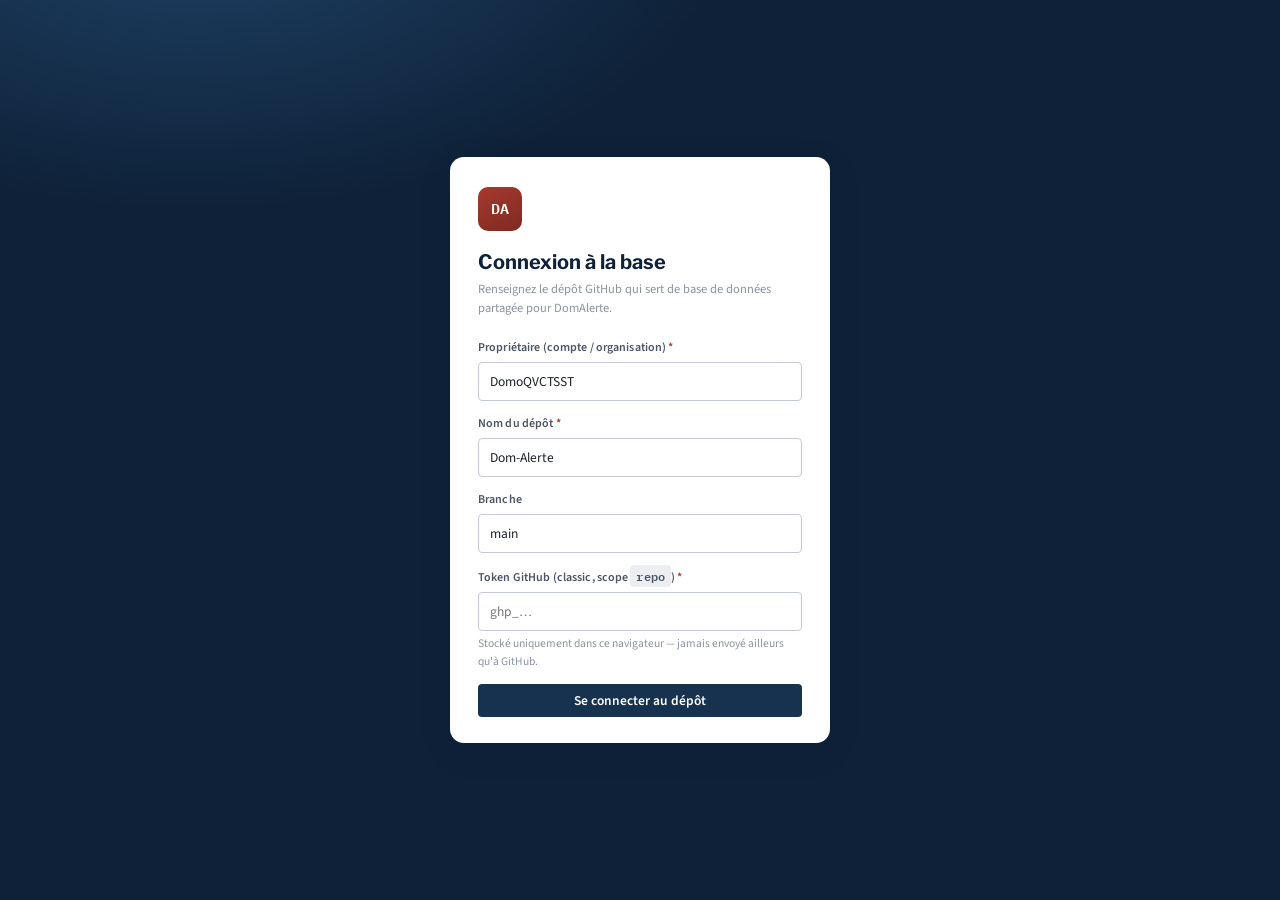
<file: index.html>
<!DOCTYPE html>
<html lang="fr">
<head>
<meta charset="UTF-8">
<meta name="viewport" content="width=device-width, initial-scale=1.0">
<title>Connexion — DomAlerte</title>
<link rel="stylesheet" href="style.css">
<style>
  body{ background:none; }
  .step{ display:none; }
  .step.active{ display:block; }
  .backlink{ font-size:12px; color:var(--ink-faint); background:none; border:none; cursor:pointer; padding:0; margin-top:14px; }
  .backlink:hover{ color:var(--navy); text-decoration:underline; }
</style>
</head>
<body>

<div class="login-wrap">
  <div class="login-card">
    <div class="login-mark">DA</div>

    <!-- Étape 1 : connexion au dépôt GitHub (une fois par appareil) -->
    <div class="step" id="stepConnect">
      <h1>Connexion à la base</h1>
      <p class="sub">Renseignez le dépôt GitHub qui sert de base de données partagée pour DomAlerte.</p>
      <div id="connectBanner"></div>
      <form id="formConnect">
        <div class="field">
          <label class="req" for="fOwner">Propriétaire (compte / organisation)</label>
          <input type="text" id="fOwner" placeholder="ex. DomoQVCTSST" value="DomoQVCTSST" required>
        </div>
        <div class="field">
          <label class="req" for="fRepo">Nom du dépôt</label>
          <input type="text" id="fRepo" placeholder="ex. Dom-Alerte" value="Dom-Alerte" required>
        </div>
        <div class="field">
          <label for="fBranch">Branche</label>
          <input type="text" id="fBranch" placeholder="main" value="main">
        </div>
        <div class="field">
          <label class="req" for="fToken">Token GitHub (classic, scope <code class="k">repo</code>)</label>
          <input type="password" id="fToken" placeholder="ghp_…" required>
          <div class="note">Stocké uniquement dans ce navigateur — jamais envoyé ailleurs qu'à GitHub.</div>
        </div>
        <button class="btn btn-primary" style="width:100%; justify-content:center;" type="submit">Se connecter au dépôt</button>
      </form>
      <button class="backlink" id="backToLogin" style="display:none;">← Déjà connecté depuis cet appareil ? Revenir à la connexion</button>
    </div>

    <!-- Étape 2a : première utilisation, création du compte admin -->
    <div class="step" id="stepBootstrap">
      <h1>Créer le compte administrateur</h1>
      <p class="sub">Aucun utilisateur n'existe encore sur ce dépôt. Créez le premier compte (administrateur).</p>
      <div id="bootstrapBanner"></div>
      <form id="formBootstrap">
        <div class="field">
          <label class="req" for="bNom">Nom complet</label>
          <input type="text" id="bNom" required>
        </div>
        <div class="field">
          <label class="req" for="bLogin">Identifiant</label>
          <input type="text" id="bLogin" placeholder="ex. l.dupont" required>
        </div>
        <div class="field">
          <label class="req" for="bPass">Mot de passe</label>
          <input type="password" id="bPass" required minlength="4">
        </div>
        <button class="btn btn-primary" style="width:100%; justify-content:center;" type="submit">Créer le compte et continuer</button>
      </form>
    </div>

    <!-- Étape 2b : connexion normale -->
    <div class="step" id="stepLogin">
      <h1>Connexion</h1>
      <p class="sub">Accédez au suivi des incidents DomAlerte.</p>
      <div id="loginBanner"></div>
      <form id="formLogin">
        <div class="field">
          <label class="req" for="lLogin">Identifiant</label>
          <input type="text" id="lLogin" required autofocus>
        </div>
        <div class="field">
          <label class="req" for="lPass">Mot de passe</label>
          <input type="password" id="lPass" required>
        </div>
        <button class="btn btn-primary" style="width:100%; justify-content:center;" type="submit">Se connecter</button>
      </form>
      <button class="backlink" id="changeRepo">← Changer de dépôt / de token</button>
    </div>
  </div>
</div>

<script src="github-db.js"></script>
<script src="auth.js"></script>
<script>
  function showStep(id){
    document.querySelectorAll('.step').forEach(s => s.classList.remove('active'));
    document.getElementById(id).classList.add('active');
  }
  function banner(elId, kind, msg){
    document.getElementById(elId).innerHTML = `<div class="banner banner-${kind}">${msg}</div>`;
  }

  async function init(){
    if (AUTH.session() && GHDB.isConfigured()){
      window.location.href = 'dashboard.html';
      return;
    }
    if (GHDB.isConfigured()){
      const c = GHDB.cfg();
      document.getElementById('fOwner').value = c.owner;
      document.getElementById('fRepo').value = c.repo;
      document.getElementById('fBranch').value = c.branch;
      document.getElementById('backToLogin').style.display = 'block';
      document.getElementById('backToLogin').onclick = () => decideStepAfterConnect();
    }
    showStep('stepConnect');
  }

  document.getElementById('formConnect').addEventListener('submit', async (e) => {
    e.preventDefault();
    const owner  = document.getElementById('fOwner').value.trim();
    const repo   = document.getElementById('fRepo').value.trim();
    const branch = document.getElementById('fBranch').value.trim() || 'main';
    const token  = document.getElementById('fToken').value.trim();
    GHDB.saveCfg({ owner, repo, branch, token });
    banner('connectBanner', 'info', 'Vérification de la connexion…');
    const test = await GHDB.testConnection();
    if (!test.ok){
      banner('connectBanner', 'error', test.error);
      return;
    }
    if (!test.private){
      banner('connectBanner', 'warn', 'Ce dépôt est <strong>public</strong> : les données DomAlerte contiennent des informations personnelles sensibles. Passez-le en privé dans les réglages GitHub avant de continuer.');
    }
    await decideStepAfterConnect();
  });

  async function decideStepAfterConnect(){
    try{
      const users = await AUTH.loadUsers();
      if (!users || users.length === 0){
        showStep('stepBootstrap');
      } else {
        showStep('stepLogin');
      }
    }catch(err){
      banner('connectBanner', 'error', 'Connecté, mais impossible de lire les utilisateurs : ' + err.message);
      showStep('stepConnect');
    }
  }

  document.getElementById('formBootstrap').addEventListener('submit', async (e) => {
    e.preventDefault();
    const nom = document.getElementById('bNom').value;
    const login = document.getElementById('bLogin').value;
    const pass = document.getElementById('bPass').value;
    banner('bootstrapBanner', 'info', 'Création du compte…');
    try{
      await AUTH.bootstrapFirstAdmin(login, nom, pass);
      const res = await AUTH.login(login, pass);
      if (res.ok){ window.location.href = 'dashboard.html'; }
      else { banner('bootstrapBanner', 'error', res.error); showStep('stepLogin'); }
    }catch(err){
      banner('bootstrapBanner', 'error', 'Échec de la création : ' + err.message);
    }
  });

  document.getElementById('formLogin').addEventListener('submit', async (e) => {
    e.preventDefault();
    const login = document.getElementById('lLogin').value;
    const pass = document.getElementById('lPass').value;
    banner('loginBanner', 'info', 'Connexion…');
    try{
      const res = await AUTH.login(login, pass);
      if (res.ok){ window.location.href = 'dashboard.html'; }
      else { banner('loginBanner', 'error', res.error); }
    }catch(err){
      banner('loginBanner', 'error', 'Erreur : ' + err.message);
    }
  });

  document.getElementById('changeRepo').addEventListener('click', () => showStep('stepConnect'));

  init();
</script>
</body>
</html>
</file>
<file: style.css>
/* ==========================================================================
   DomAlerte — Dashboard de suivi des incidents
   Design : registre institutionnel, sobre, données au premier plan.
   Palette : bleu nuit (confiance/institution) + brique sourde (alerte, usage
   restreint) sur fond gris-papier. Chiffres en monospace pour ancrer la
   lecture statistique.
   ========================================================================== */

@import url('https://fonts.googleapis.com/css2?family=Libre+Franklin:wght@400;500;600;700;800&family=Source+Sans+3:wght@400;500;600&family=IBM+Plex+Mono:wght@400;500;600&display=swap');

:root{
  --ink:            #1C222B;
  --ink-soft:       #4B5563;
  --ink-faint:      #8A93A1;
  --paper:          #F4F5F7;
  --surface:        #FFFFFF;
  --surface-sunken: #ECEEF2;
  --line:           #DCE0E6;
  --line-strong:    #C4CAD3;

  --navy:           #16324F;
  --navy-deep:      #0E2138;
  --navy-tint:      #E7EEF4;

  --brick:          #A6392E;
  --brick-tint:     #F6E7E4;
  --brick-deep:     #7E2A21;

  --moss:           #3F6B4B;
  --moss-tint:      #E5EEE7;

  --amber:          #96631A;
  --amber-tint:     #F4EADA;

  --radius-sm: 4px;
  --radius-md: 8px;
  --radius-lg: 14px;

  --shadow-card: 0 1px 2px rgba(20,26,36,.04), 0 1px 12px rgba(20,26,36,.05);
  --shadow-pop:  0 8px 30px rgba(14,33,56,.16);

  --font-display: 'Libre Franklin', 'Segoe UI', sans-serif;
  --font-body:    'Source Sans 3', 'Segoe UI', sans-serif;
  --font-mono:    'IBM Plex Mono', ui-monospace, monospace;
}

*, *::before, *::after{ box-sizing: border-box; }
html{ -webkit-text-size-adjust: 100%; }

body{
  margin: 0;
  font-family: var(--font-body);
  color: var(--ink);
  background:
    linear-gradient(180deg, var(--navy-deep) 0, var(--navy-deep) 132px, var(--paper) 132px);
  min-height: 100vh;
  font-size: 15px;
  line-height: 1.5;
}

a{ color: inherit; }

::selection{ background: var(--navy); color: #fff; }

:focus-visible{
  outline: 2.5px solid var(--brick);
  outline-offset: 2px;
  border-radius: 3px;
}

/* ---------- layout shell ---------- */

.topbar{
  height: 132px;
  display: flex;
  align-items: flex-end;
  padding: 0 clamp(16px, 4vw, 40px) 0;
  max-width: 1280px;
  margin: 0 auto;
}

.brand{
  display: flex;
  align-items: center;
  gap: 12px;
  padding-bottom: 18px;
  margin-right: auto;
}

.brand__mark{
  width: 38px; height: 38px;
  border-radius: 9px;
  background: linear-gradient(155deg, var(--brick) 0%, var(--brick-deep) 100%);
  display: flex; align-items: center; justify-content: center;
  color: #fff;
  font-family: var(--font-mono);
  font-weight: 600;
  font-size: 13px;
  letter-spacing: .02em;
  flex: none;
}

.brand__text{ color: #fff; }
.brand__eyebrow{
  display: block;
  font-family: var(--font-mono);
  font-size: 10.5px;
  letter-spacing: .14em;
  text-transform: uppercase;
  color: #A9BCCF;
  margin-bottom: 2px;
}
.brand__name{
  font-family: var(--font-display);
  font-weight: 800;
  font-size: 20px;
  letter-spacing: -0.01em;
}

.session{
  padding-bottom: 20px;
  display: flex;
  align-items: center;
  gap: 14px;
}
.session__who{
  text-align: right;
  line-height: 1.25;
}
.session__name{ color: #fff; font-weight: 600; font-size: 13.5px; }
.session__role{
  color: #A9BCCF;
  font-family: var(--font-mono);
  font-size: 10.5px;
  text-transform: uppercase;
  letter-spacing: .08em;
}
.session__logout{
  border: 1px solid rgba(255,255,255,.28);
  background: transparent;
  color: #E7EEF4;
  font-family: var(--font-body);
  font-size: 12.5px;
  font-weight: 600;
  padding: 7px 12px;
  border-radius: var(--radius-sm);
  cursor: pointer;
}
.session__logout:hover{ background: rgba(255,255,255,.08); }

nav.mainnav{
  max-width: 1280px;
  margin: 0 auto;
  padding: 0 clamp(16px, 4vw, 40px);
  display: flex;
  gap: 2px;
  transform: translateY(1px);
}
nav.mainnav a{
  text-decoration: none;
  font-size: 13.5px;
  font-weight: 600;
  color: var(--ink-soft);
  background: var(--surface);
  padding: 10px 16px;
  border-radius: var(--radius-md) var(--radius-md) 0 0;
  border: 1px solid var(--line);
  border-bottom: none;
  position: relative;
  top: 1px;
}
nav.mainnav a.active{
  color: var(--navy);
  background: var(--paper);
  border-color: var(--line);
}
nav.mainnav a:not(.active){
  background: var(--surface-sunken);
  color: var(--ink-faint);
}
nav.mainnav a:not(.active):hover{ color: var(--ink-soft); }

main.shell{
  max-width: 1280px;
  margin: 0 auto;
  padding: 28px clamp(16px, 4vw, 40px) 60px;
  border-top: 1px solid var(--line);
}

.page-head{
  display: flex;
  align-items: baseline;
  justify-content: space-between;
  gap: 16px;
  margin-bottom: 22px;
  flex-wrap: wrap;
}
.page-head h1{
  font-family: var(--font-display);
  font-weight: 800;
  font-size: 24px;
  letter-spacing: -0.01em;
  margin: 0 0 3px;
  color: var(--navy-deep);
}
.page-head p{ margin: 0; color: var(--ink-soft); font-size: 13.5px; }

/* ---------- cards / surfaces ---------- */

.card{
  background: var(--surface);
  border: 1px solid var(--line);
  border-radius: var(--radius-lg);
  box-shadow: var(--shadow-card);
}
.card__pad{ padding: 20px 22px; }
.card__head{
  display: flex;
  align-items: center;
  justify-content: space-between;
  gap: 10px;
  padding: 16px 20px;
  border-bottom: 1px solid var(--line);
}
.card__head h2{
  font-family: var(--font-display);
  font-size: 15px;
  font-weight: 700;
  margin: 0;
  color: var(--navy-deep);
}
.card__head .hint{ font-size: 12px; color: var(--ink-faint); }

/* ---------- buttons ---------- */

.btn{
  font-family: var(--font-body);
  font-weight: 600;
  font-size: 13.5px;
  padding: 9px 16px;
  border-radius: var(--radius-sm);
  border: 1px solid transparent;
  cursor: pointer;
  display: inline-flex;
  align-items: center;
  gap: 7px;
  line-height: 1;
  transition: background .12s ease, border-color .12s ease;
}
.btn-primary{ background: var(--navy); color: #fff; }
.btn-primary:hover{ background: var(--navy-deep); }
.btn-brick{ background: var(--brick); color: #fff; }
.btn-brick:hover{ background: var(--brick-deep); }
.btn-ghost{ background: transparent; border-color: var(--line-strong); color: var(--ink-soft); }
.btn-ghost:hover{ border-color: var(--navy); color: var(--navy); }
.btn-danger{ background: var(--brick-tint); color: var(--brick-deep); border-color: #E4C4BF; }
.btn-danger:hover{ background: #EFD6D2; }
.btn:disabled{ opacity: .5; cursor: not-allowed; }
.btn-sm{ padding: 6px 11px; font-size: 12.5px; }

/* ---------- forms ---------- */

label{
  display: block;
  font-size: 12px;
  font-weight: 600;
  color: var(--ink-soft);
  margin-bottom: 5px;
  letter-spacing: .01em;
}
.req::after{ content: " *"; color: var(--brick); }

input[type=text], input[type=date], input[type=password], input[type=search],
input[type=number], select, textarea{
  width: 100%;
  font-family: var(--font-body);
  font-size: 13.5px;
  color: var(--ink);
  background: var(--surface);
  border: 1px solid var(--line-strong);
  border-radius: var(--radius-sm);
  padding: 9px 11px;
}
textarea{ resize: vertical; min-height: 78px; line-height: 1.45; }
input:focus, select:focus, textarea:focus{ border-color: var(--navy); }

.field{ margin-bottom: 14px; }
.field .note{ font-size: 11.5px; color: var(--ink-faint); margin-top: 4px; }

.form-grid{
  display: grid;
  grid-template-columns: repeat(auto-fit, minmax(220px,1fr));
  gap: 14px 18px;
}
.form-grid .span-2{ grid-column: span 2; }
.form-grid .span-full{ grid-column: 1 / -1; }
@media (max-width: 640px){
  .form-grid .span-2{ grid-column: span 1; }
}

fieldset{ border: none; padding: 0; margin: 0 0 26px; }
.section-title{
  font-family: var(--font-display);
  font-weight: 700;
  font-size: 13px;
  text-transform: uppercase;
  letter-spacing: .07em;
  color: var(--navy);
  margin: 0 0 4px;
  padding-bottom: 9px;
  border-bottom: 1.5px solid var(--navy-tint);
}
.section-sub{ font-size: 12px; color: var(--ink-faint); margin: 0 0 14px; }

.toggle-yn{ display: flex; gap: 6px; }
.toggle-yn button{
  flex: 1;
  padding: 9px 6px;
  border: 1px solid var(--line-strong);
  background: var(--surface);
  color: var(--ink-soft);
  font-weight: 600;
  font-size: 12.5px;
  border-radius: var(--radius-sm);
  cursor: pointer;
}
.toggle-yn button.on-oui.active{ background: var(--brick-tint); border-color: var(--brick); color: var(--brick-deep); }
.toggle-yn button.on-non.active{ background: var(--moss-tint); border-color: var(--moss); color: var(--moss); }

/* ---------- KPI ---------- */

.kpi-row{
  display: grid;
  grid-template-columns: repeat(auto-fit, minmax(170px,1fr));
  gap: 14px;
  margin-bottom: 18px;
}
.kpi{
  background: var(--surface);
  border: 1px solid var(--line);
  border-radius: var(--radius-lg);
  padding: 16px 18px;
  box-shadow: var(--shadow-card);
  border-left: 3px solid var(--navy);
}
.kpi.is-alert{ border-left-color: var(--brick); }
.kpi.is-ok{ border-left-color: var(--moss); }
.kpi__label{
  font-size: 11px; text-transform: uppercase; letter-spacing: .07em;
  color: var(--ink-faint); font-weight: 600; margin-bottom: 8px;
}
.kpi__value{
  font-family: var(--font-mono);
  font-size: 30px;
  font-weight: 600;
  color: var(--navy-deep);
  letter-spacing: -0.01em;
}
.kpi__delta{ font-size: 12px; margin-top: 4px; color: var(--ink-soft); }

/* ---------- tables ---------- */

table.data{
  width: 100%;
  border-collapse: collapse;
  font-size: 13px;
}
table.data th{
  text-align: left;
  font-size: 11px;
  text-transform: uppercase;
  letter-spacing: .05em;
  color: var(--ink-faint);
  font-weight: 700;
  padding: 10px 12px;
  border-bottom: 1.5px solid var(--line-strong);
  white-space: nowrap;
  cursor: pointer;
  user-select: none;
}
table.data td{
  padding: 10px 12px;
  border-bottom: 1px solid var(--line);
  vertical-align: top;
}
table.data tbody tr:hover{ background: var(--surface-sunken); }
.tag{
  display: inline-block;
  font-size: 11px;
  font-weight: 600;
  padding: 2px 8px;
  border-radius: 20px;
}
.tag-oui{ background: var(--brick-tint); color: var(--brick-deep); }
.tag-non{ background: var(--surface-sunken); color: var(--ink-faint); }

/* ---------- misc ---------- */

.pillbar{ display:flex; gap:8px; flex-wrap:wrap; align-items:center; }
.grid-2{ display:grid; grid-template-columns: 1fr 1fr; gap: 18px; }
.grid-3{ display:grid; grid-template-columns: repeat(3,1fr); gap: 18px; }
@media (max-width: 900px){ .grid-2,.grid-3{ grid-template-columns: 1fr; } }

.empty{
  text-align: center;
  padding: 46px 20px;
  color: var(--ink-faint);
}
.empty strong{ display:block; color: var(--ink-soft); font-size: 14px; margin-bottom: 4px; }

.banner{
  border-radius: var(--radius-md);
  padding: 12px 15px;
  font-size: 13px;
  margin-bottom: 16px;
  border: 1px solid transparent;
  display:flex; align-items:flex-start; gap:9px;
}
.banner-info{ background: var(--navy-tint); color: var(--navy-deep); border-color: #CFE0EE; }
.banner-warn{ background: var(--amber-tint); color: var(--amber); border-color: #E7D4AE; }
.banner-error{ background: var(--brick-tint); color: var(--brick-deep); border-color: #E4C4BF; }
.banner-ok{ background: var(--moss-tint); color: var(--moss); border-color: #C9DDCC; }

.skeleton{
  background: linear-gradient(90deg, var(--surface-sunken) 25%, var(--line) 37%, var(--surface-sunken) 63%);
  background-size: 400% 100%;
  animation: shimmer 1.4s ease infinite;
  border-radius: var(--radius-sm);
}
@keyframes shimmer{ 0%{background-position:100% 0} 100%{background-position:0 0} }

.badge-severity{
  width: 8px; height: 8px; border-radius: 50%; display:inline-block; margin-right:6px;
}
.sev-3{ background: var(--brick); }
.sev-2{ background: var(--amber); }
.sev-1{ background: var(--ink-faint); }

.modal-backdrop{
  position: fixed; inset: 0; background: rgba(14,33,56,.45);
  display: flex; align-items: center; justify-content: center;
  z-index: 50; padding: 20px;
}
.modal{
  background: #fff; border-radius: var(--radius-lg); max-width: 460px; width: 100%;
  box-shadow: var(--shadow-pop); padding: 24px;
}
.modal h3{ font-family: var(--font-display); margin: 0 0 6px; color: var(--navy-deep); }
.modal p{ font-size: 13.5px; color: var(--ink-soft); margin: 0 0 18px; }
.modal .row{ display:flex; gap:10px; justify-content:flex-end; }

.footer-note{
  text-align: center;
  color: var(--ink-faint);
  font-size: 11.5px;
  margin-top: 40px;
}

/* login page */
.login-wrap{
  min-height: 100vh;
  display: flex; align-items: center; justify-content: center;
  background:
    radial-gradient(900px 500px at 15% -10%, #1F4266 0%, transparent 60%),
    var(--navy-deep);
  padding: 20px;
}
.login-card{
  width: 100%; max-width: 380px;
  background: var(--surface);
  border-radius: var(--radius-lg);
  box-shadow: var(--shadow-pop);
  padding: 30px 28px 26px;
}
.login-mark{
  width: 44px; height: 44px; border-radius: 10px;
  background: linear-gradient(155deg, var(--brick) 0%, var(--brick-deep) 100%);
  display:flex; align-items:center; justify-content:center;
  color:#fff; font-family: var(--font-mono); font-weight:600; margin-bottom: 16px;
}
.login-card h1{ font-family: var(--font-display); font-size: 20px; margin: 0 0 3px; color: var(--navy-deep); }
.login-card .sub{ font-size: 12.5px; color: var(--ink-faint); margin: 0 0 22px; }

code.k{ font-family: var(--font-mono); background: var(--surface-sunken); padding: 1px 6px; border-radius: 4px; font-size: 12px; }
</file>
